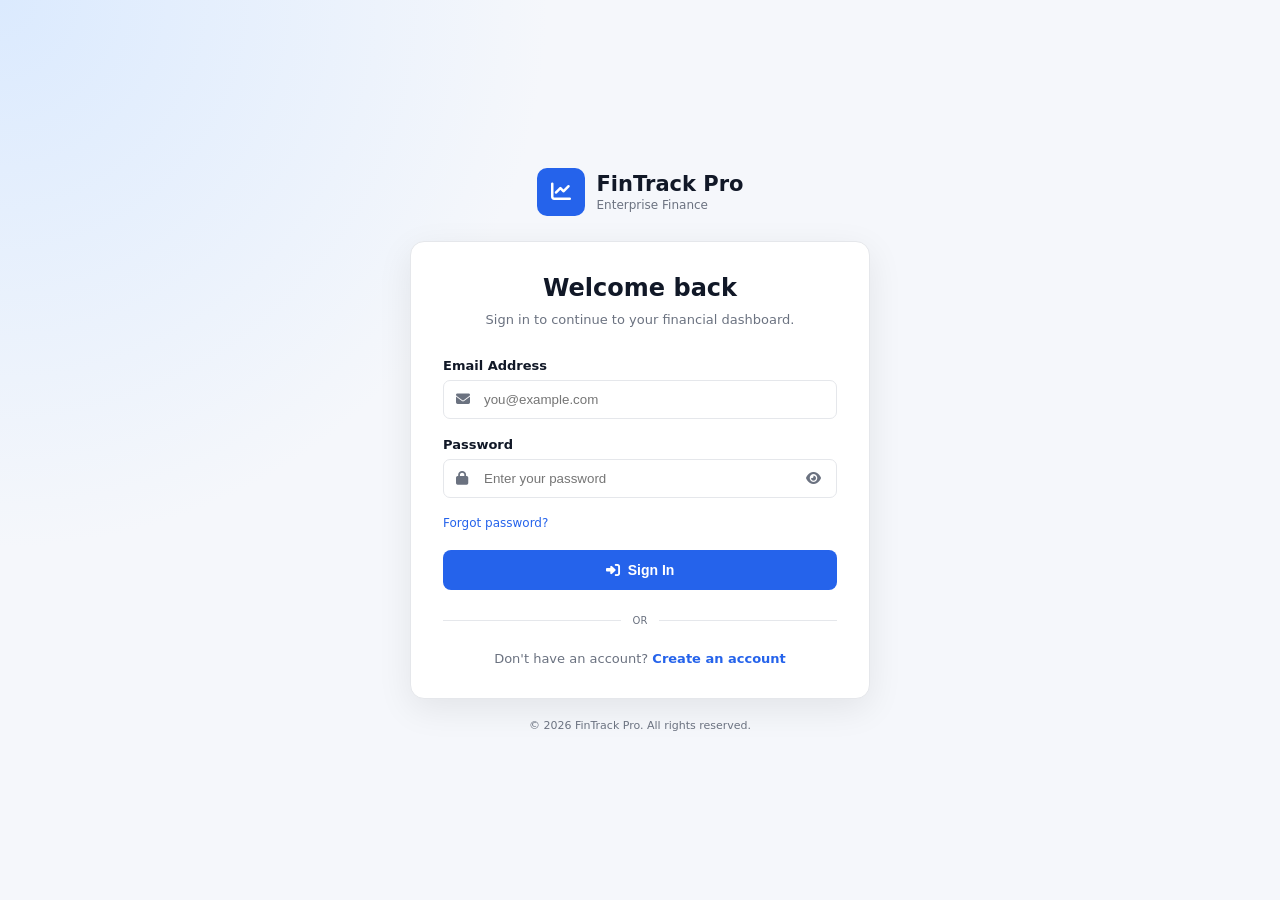
<file: login.html>
<!DOCTYPE html>
<html lang="en">

<head>
    <meta charset="UTF-8">
    <meta name="viewport" content="width=device-width, initial-scale=1.0">

    <title>Login - FinTrack Pro</title>

    <link rel="stylesheet" href="styles.css">

    <link
        rel="stylesheet"
        href="https://cdnjs.cloudflare.com/ajax/libs/font-awesome/6.5.2/css/all.min.css"
    >
</head>

<body class="auth-body">

    <div class="auth-container">

        <div class="auth-brand">

            <div class="brand-icon">
                <i class="fa-solid fa-chart-line"></i>
            </div>

            <div>
                <h1>FinTrack Pro</h1>
                <p>Enterprise Finance</p>
            </div>

        </div>


        <div class="auth-card">

            <div class="auth-header">

                <h2>Welcome back</h2>

                <p>
                    Sign in to continue to your financial dashboard.
                </p>

            </div>


            <form id="loginForm">

                <div class="form-group">

                    <label for="loginEmail">
                        Email Address
                    </label>

                    <div class="input-wrapper">

                        <i class="fa-solid fa-envelope"></i>

                        <input
                            type="email"
                            id="loginEmail"
                            placeholder="you@example.com"
                            required
                        >

                    </div>

                </div>


                <div class="form-group">

                    <label for="loginPassword">
                        Password
                    </label>

                    <div class="input-wrapper">

                        <i class="fa-solid fa-lock"></i>

                        <input
                            type="password"
                            id="loginPassword"
                            placeholder="Enter your password"
                            required
                        >

                        <button
                            type="button"
                            class="password-toggle"
                            onclick="togglePassword('loginPassword', this)"
                        >
                            <i class="fa-solid fa-eye"></i>
                        </button>

                    </div>

                </div>


                <div class="auth-options">
                    <a href="#" id="forgotPassword">
                        Forgot password?
                    </a>

                </div>


                <button
                    type="submit"
                    class="primary-btn auth-btn"
                >

                    <i class="fa-solid fa-right-to-bracket"></i>

                    Sign In

                </button>

            </form>


            <div class="auth-divider">
                <span>OR</span>
            </div>


            <p class="auth-footer">

                Don't have an account?

                <a href="register.html">
                    Create an account
                </a>

            </p>

        </div>


        <p class="auth-copyright">
            © 2026 FinTrack Pro. All rights reserved.
        </p>

    </div>


    <script src="script.js"></script>

</body>

</html>
</file>
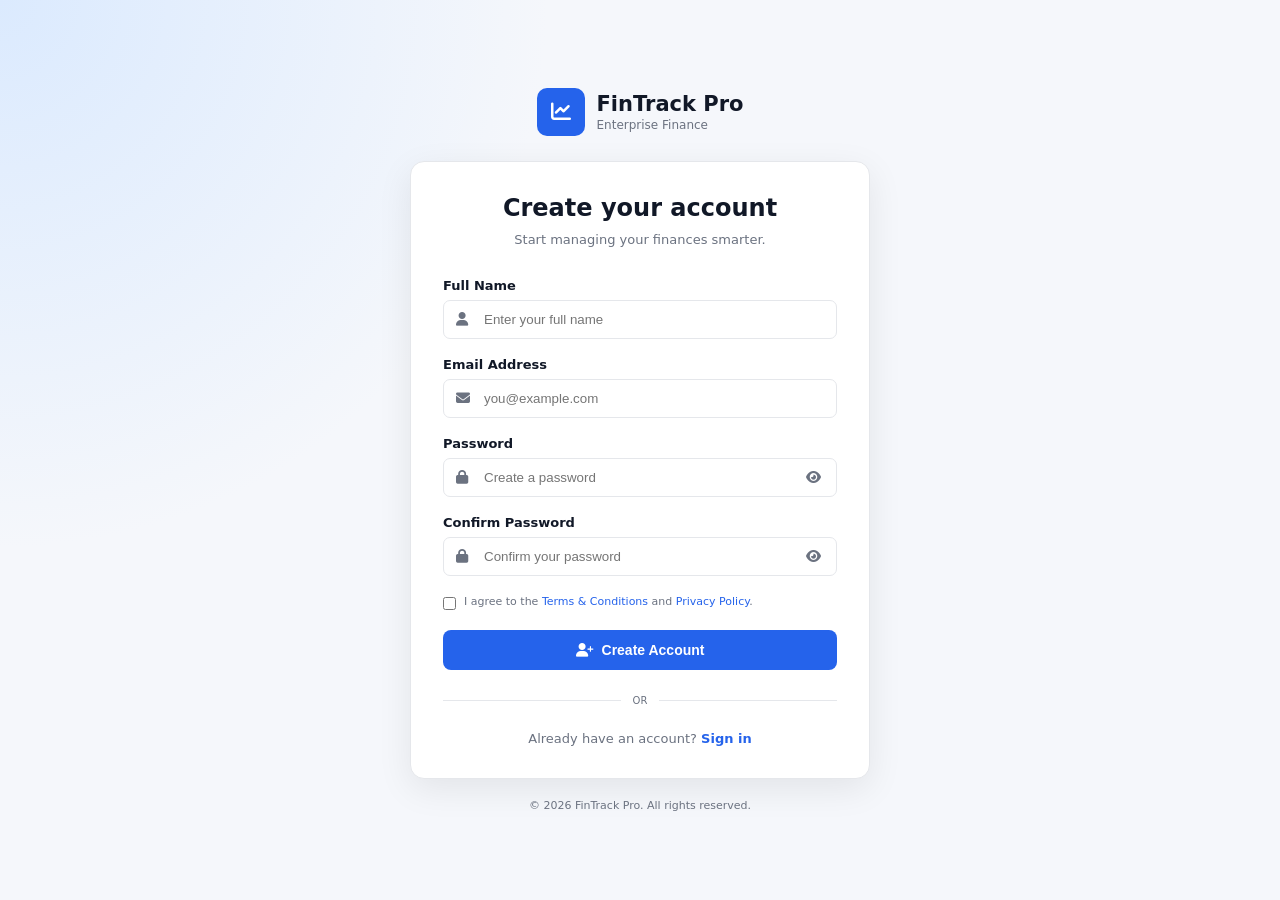
<file: register.html>
<!DOCTYPE html>
<html lang="en">

<head>
    <meta charset="UTF-8">
    <meta name="viewport" content="width=device-width, initial-scale=1.0">

    <title>Create Account - FinTrack Pro</title>

    <link rel="stylesheet" href="styles.css">

    <link
        rel="stylesheet"
        href="https://cdnjs.cloudflare.com/ajax/libs/font-awesome/6.5.2/css/all.min.css"
    >
</head>

<body class="auth-body">

    <div class="auth-container">

        <div class="auth-brand">

            <div class="brand-icon">
                <i class="fa-solid fa-chart-line"></i>
            </div>

            <div>
                <h1>FinTrack Pro</h1>
                <p>Enterprise Finance</p>
            </div>

        </div>


        <div class="auth-card">

            <div class="auth-header">

                <h2>Create your account</h2>

                <p>
                    Start managing your finances smarter.
                </p>

            </div>


            <form id="registerForm">

                <div class="form-group">

                    <label for="registerName">
                        Full Name
                    </label>

                    <div class="input-wrapper">

                        <i class="fa-solid fa-user"></i>

                        <input
                            type="text"
                            id="registerName"
                            placeholder="Enter your full name"
                            required
                        >

                    </div>

                </div>


                <div class="form-group">

                    <label for="registerEmail">
                        Email Address
                    </label>

                    <div class="input-wrapper">

                        <i class="fa-solid fa-envelope"></i>

                        <input
                            type="email"
                            id="registerEmail"
                            placeholder="you@example.com"
                            required
                        >

                    </div>

                </div>


                <div class="form-group">

                    <label for="registerPassword">
                        Password
                    </label>

                    <div class="input-wrapper">

                        <i class="fa-solid fa-lock"></i>

                        <input
                            type="password"
                            id="registerPassword"
                            placeholder="Create a password"
                            minlength="6"
                            required
                        >

                        <button
                            type="button"
                            class="password-toggle"
                            onclick="togglePassword('registerPassword', this)"
                        >
                            <i class="fa-solid fa-eye"></i>
                        </button>

                    </div>

                </div>


                <div class="form-group">

                    <label for="confirmPassword">
                        Confirm Password
                    </label>

                    <div class="input-wrapper">

                        <i class="fa-solid fa-lock"></i>

                        <input
                            type="password"
                            id="confirmPassword"
                            placeholder="Confirm your password"
                            minlength="6"
                            required
                        >

                        <button
                            type="button"
                            class="password-toggle"
                            onclick="togglePassword('confirmPassword', this)"
                        >
                            <i class="fa-solid fa-eye"></i>
                        </button>

                    </div>

                </div>


                <div class="terms">

                    <label>

                        <input
                            type="checkbox"
                            id="terms"
                            required
                        >

                        <span>
                            I agree to the
                            <a href="#">Terms & Conditions</a>
                            and
                            <a href="#">Privacy Policy</a>.
                        </span>

                    </label>

                </div>


                <button
                    type="submit"
                    class="primary-btn auth-btn"
                >

                    <i class="fa-solid fa-user-plus"></i>

                    Create Account

                </button>

            </form>


            <div class="auth-divider">
                <span>OR</span>
            </div>


            <p class="auth-footer">

                Already have an account?

                <a href="login.html">
                    Sign in
                </a>

            </p>

        </div>


        <p class="auth-copyright">
            © 2026 FinTrack Pro. All rights reserved.
        </p>

    </div>


    <script src="script.js"></script>

</body>

</html>
</file>
<file: styles.css>
* {
    margin: 0;
    padding: 0;
    box-sizing: border-box;
}

:root {
    --primary: #2563eb;
    --primary-dark: #1d4ed8;

    --background: #f5f7fb;
    --surface: #ffffff;

    --text: #111827;
    --muted: #6b7280;

    --border: #e5e7eb;

    --success: #16a34a;
    --danger: #dc2626;

    --sidebar: #111827;
}

body {
    font-family:
        Inter,
        system-ui,
        -apple-system,
        BlinkMacSystemFont,
        "Segoe UI",
        sans-serif;

    background: var(--background);
    color: var(--text);

    transition: 0.3s ease;
}


/* =========================
   APP
========================= */

.app {
    display: flex;
    min-height: 100vh;
}


/* =========================
   SIDEBAR
========================= */

.sidebar {
    width: 250px;
    background: var(--sidebar);
    color: white;

    display: flex;
    flex-direction: column;

    padding: 24px 16px;

    position: fixed;
    top: 0;
    bottom: 0;
    left: 0;
}


.brand {
    display: flex;
    align-items: center;
    gap: 12px;

    padding: 0 8px 30px;
}

.brand-icon {
    width: 42px;
    height: 42px;

    display: flex;
    align-items: center;
    justify-content: center;

    background: var(--primary);

    border-radius: 10px;
}

.brand h2 {
    font-size: 18px;
}

.brand span {
    font-size: 11px;
    color: #9ca3af;
}


/* NAVIGATION */

.navigation {
    display: flex;
    flex-direction: column;
    gap: 6px;
}


.nav-item {
    width: 100%;

    display: flex;
    align-items: center;

    gap: 12px;

    border: none;

    background: transparent;

    color: #9ca3af;

    padding: 12px;

    border-radius: 8px;

    cursor: pointer;

    font-size: 14px;

    text-align: left;

    transition: 0.2s;
}

.nav-item:hover {
    background: #1f2937;
    color: white;
}

.nav-item.active {
    background: var(--primary);
    color: white;
}


.sidebar-bottom {
    margin-top: auto;

    display: flex;
    flex-direction: column;
    gap: 6px;
}


/* =========================
   MAIN
========================= */

.main {
    margin-left: 250px;

    width: calc(100% - 250px);

    padding: 30px 36px;
}


/* =========================
   TOPBAR
========================= */

.topbar {
    display: flex;

    justify-content: space-between;

    align-items: center;

    margin-bottom: 30px;
}

.topbar h1 {
    font-size: 28px;
}

.topbar p {
    color: var(--muted);
    margin-top: 5px;
}


/* =========================
   BUTTON
========================= */

.primary-btn {
    background: var(--primary);

    color: white;

    border: none;

    border-radius: 8px;

    padding: 11px 17px;

    cursor: pointer;

    font-weight: 600;

    display: inline-flex;

    align-items: center;

    gap: 8px;

    transition: 0.2s;
}

.primary-btn:hover {
    background: var(--primary-dark);
}

.full-width {
    width: 100%;
    justify-content: center;
}


/* =========================
   STATS
========================= */

.stats-grid {
    display: grid;

    grid-template-columns:
        repeat(4, 1fr);

    gap: 20px;

    margin-bottom: 24px;
}


.stat-card {
    background: var(--surface);

    border: 1px solid var(--border);

    border-radius: 12px;

    padding: 20px;

    box-shadow:
        0 2px 5px rgba(0, 0, 0, 0.03);
}

.stat-header {
    display: flex;

    justify-content: space-between;

    align-items: center;

    color: var(--muted);

    font-size: 13px;
}

.stat-header i {
    font-size: 18px;
    color: var(--primary);
}

.stat-card h2 {
    margin-top: 15px;

    font-size: 27px;
}

.stat-card p {
    margin-top: 5px;

    font-size: 12px;

    color: var(--muted);
}


/* =========================
   CARD
========================= */

.card {
    background: var(--surface);

    border: 1px solid var(--border);

    border-radius: 12px;

    padding: 22px;

    margin-bottom: 24px;
}

.card-header {
    display: flex;

    justify-content: space-between;

    align-items: center;

    margin-bottom: 20px;
}

.card-header h3 {
    font-size: 17px;
}

.card-header p {
    font-size: 13px;
    color: var(--muted);

    margin-top: 4px;
}


/* =========================
   CHART
========================= */

.chart-container {
    height: 280px;
}


/* =========================
   TABLE
========================= */

.table-controls {
    display: flex;

    gap: 10px;
}

.table-controls input,
.table-controls select {
    padding: 9px 12px;

    border: 1px solid var(--border);

    border-radius: 7px;

    outline: none;

    background: var(--surface);

    color: var(--text);
}

.table-wrapper {
    overflow-x: auto;
}

table {
    width: 100%;

    border-collapse: collapse;
}

th {
    text-align: left;

    font-size: 12px;

    color: var(--muted);

    text-transform: uppercase;

    padding: 13px;

    border-bottom: 1px solid var(--border);
}

td {
    padding: 15px 13px;

    font-size: 14px;

    border-bottom: 1px solid var(--border);
}

.amount-income {
    color: var(--success);
    font-weight: 600;
}

.amount-expense {
    color: var(--danger);
    font-weight: 600;
}


.badge {
    padding: 5px 9px;

    border-radius: 20px;

    font-size: 11px;

    background: #eff6ff;

    color: var(--primary);
}


.action-btn {
    border: none;

    background: transparent;

    cursor: pointer;

    padding: 6px;

    color: var(--muted);
}

.action-btn:hover {
    color: var(--danger);
}


/* =========================
   EMPTY STATE
========================= */

.empty-state {
    text-align: center;

    padding: 50px 20px;

    color: var(--muted);
}

.empty-state i {
    font-size: 35px;

    margin-bottom: 12px;
}

.empty-state h3 {
    color: var(--text);

    margin-bottom: 5px;
}


/* =========================
   SECTION
========================= */

.section {
    display: none;
}

.section.active {
    display: block;
}


/* =========================
   SETTINGS
========================= */

.settings-card {
    max-width: 700px;
}

.settings-description {
    color: var(--muted);

    margin-top: 5px;

    margin-bottom: 25px;
}

hr {
    border: none;

    border-top: 1px solid var(--border);

    margin: 25px 0;
}


/* =========================
   FORMS
========================= */

.form-group {
    display: flex;

    flex-direction: column;

    gap: 7px;

    margin-bottom: 18px;
}

.form-group label {
    font-size: 13px;

    font-weight: 600;
}

.form-group input,
.form-group select {
    padding: 11px 12px;

    border: 1px solid var(--border);

    border-radius: 7px;

    background: var(--surface);

    color: var(--text);

    outline: none;
}

.form-group input:focus,
.form-group select:focus {
    border-color: var(--primary);
}


/* =========================
   MODAL
========================= */

.modal {
    position: fixed;

    inset: 0;

    background: rgba(0, 0, 0, 0.55);

    display: none;

    align-items: center;

    justify-content: center;

    z-index: 1000;
}

.modal.show {
    display: flex;
}

.modal-content {
    width: 450px;

    max-width: 90%;

    background: var(--surface);

    border-radius: 14px;

    padding: 25px;

    box-shadow:
        0 20px 60px rgba(0, 0, 0, 0.2);
}

.modal-header {
    display: flex;

    justify-content: space-between;

    margin-bottom: 25px;
}

.modal-header p {
    color: var(--muted);

    font-size: 13px;

    margin-top: 5px;
}

.close-btn {
    border: none;

    background: transparent;

    font-size: 20px;

    cursor: pointer;

    color: var(--muted);
}


/* =========================
   DARK MODE
========================= */

body.dark {
    --background: #0f172a;

    --surface: #111827;

    --text: #f9fafb;

    --muted: #9ca3af;

    --border: #263244;
}


/* =========================
   RESPONSIVE
========================= */

@media (max-width: 1000px) {

    .stats-grid {
        grid-template-columns:
            repeat(2, 1fr);
    }

}

@media (max-width: 700px) {

    .sidebar {
        width: 70px;
    }

    .sidebar .brand div:last-child,
    .sidebar .nav-item span {
        display: none;
    }

    .main {
        margin-left: 70px;

        width: calc(100% - 70px);

        padding: 20px;
    }

    .topbar {
        align-items: flex-start;

        flex-direction: column;

        gap: 15px;
    }

    .stats-grid {
        grid-template-columns: 1fr;
    }

    .card-header {
        align-items: flex-start;

        flex-direction: column;

        gap: 15px;
    }

    .table-controls {
        width: 100%;

        flex-direction: column;
    }

}


/* ==========================================
   AUTHENTICATION PAGES
========================================== */

.auth-body {
    min-height: 100vh;

    display: flex;
    align-items: center;
    justify-content: center;

    background:
        radial-gradient(
            circle at top left,
            #dbeafe,
            transparent 35%
        ),
        var(--background);

    padding: 30px 20px;
}


.auth-container {
    width: 100%;
    max-width: 460px;
}


/* BRAND */

.auth-brand {
    display: flex;

    justify-content: center;
    align-items: center;

    gap: 12px;

    margin-bottom: 25px;
}

.auth-brand .brand-icon {
    width: 48px;
    height: 48px;

    color: white;

    font-size: 20px;
}

.auth-brand h1 {
    font-size: 21px;
}

.auth-brand p {
    color: var(--muted);

    font-size: 12px;

    margin-top: 2px;
}


/* CARD */

.auth-card {
    background: var(--surface);

    border: 1px solid var(--border);

    border-radius: 14px;

    padding: 32px;

    box-shadow:
        0 10px 35px rgba(0, 0, 0, 0.08);
}


/* HEADER */

.auth-header {
    text-align: center;

    margin-bottom: 28px;
}

.auth-header h2 {
    font-size: 24px;

    margin-bottom: 8px;
}

.auth-header p {
    color: var(--muted);

    font-size: 13px;

    line-height: 1.5;
}


/* INPUT */

.input-wrapper {
    position: relative;

    display: flex;

    align-items: center;
}

.input-wrapper > i {
    position: absolute;

    left: 13px;

    color: var(--muted);

    font-size: 14px;

    pointer-events: none;
}

.input-wrapper input {
    width: 100%;

    padding-left: 40px;
    padding-right: 42px;
}


/* PASSWORD TOGGLE */

.password-toggle {
    position: absolute;

    right: 10px;

    border: none;

    background: transparent;

    color: var(--muted);

    cursor: pointer;

    padding: 6px;
}

.password-toggle:hover {
    color: var(--primary);
}


/* AUTH OPTIONS */

.auth-options {
    display: flex;

    align-items: center;

    justify-content: space-between;

    margin: 5px 0 20px;

    font-size: 12px;
}

.remember-me {
    display: flex;

    align-items: center;

    gap: 7px;

    color: var(--muted);

    cursor: pointer;
}

.auth-options a {
    color: var(--primary);

    text-decoration: none;
}

.auth-options a:hover {
    text-decoration: underline;
}


/* BUTTON */

.auth-btn {
    width: 100%;

    justify-content: center;

    padding: 12px;

    font-size: 14px;
}


/* DIVIDER */

.auth-divider {
    display: flex;

    align-items: center;

    gap: 12px;

    margin: 25px 0;

    color: var(--muted);

    font-size: 10px;
}

.auth-divider::before,
.auth-divider::after {
    content: "";

    flex: 1;

    height: 1px;

    background: var(--border);
}


/* FOOTER */

.auth-footer {
    text-align: center;

    color: var(--muted);

    font-size: 13px;
}

.auth-footer a {
    color: var(--primary);

    font-weight: 600;

    text-decoration: none;
}

.auth-footer a:hover {
    text-decoration: underline;
}


/* TERMS */

.terms {
    margin: 5px 0 20px;
}

.terms label {
    display: flex;

    align-items: flex-start;

    gap: 8px;

    font-size: 11px;

    color: var(--muted);

    line-height: 1.5;

    cursor: pointer;
}

.terms input {
    margin-top: 3px;
}

.terms a {
    color: var(--primary);

    text-decoration: none;
}


/* COPYRIGHT */

.auth-copyright {
    text-align: center;

    margin-top: 20px;

    color: var(--muted);

    font-size: 11px;
}


/* AUTH RESPONSIVE */

@media (max-width: 500px) {

    .auth-card {
        padding: 25px 20px;
    }

    .auth-header h2 {
        font-size: 21px;
    }

}
</file>
